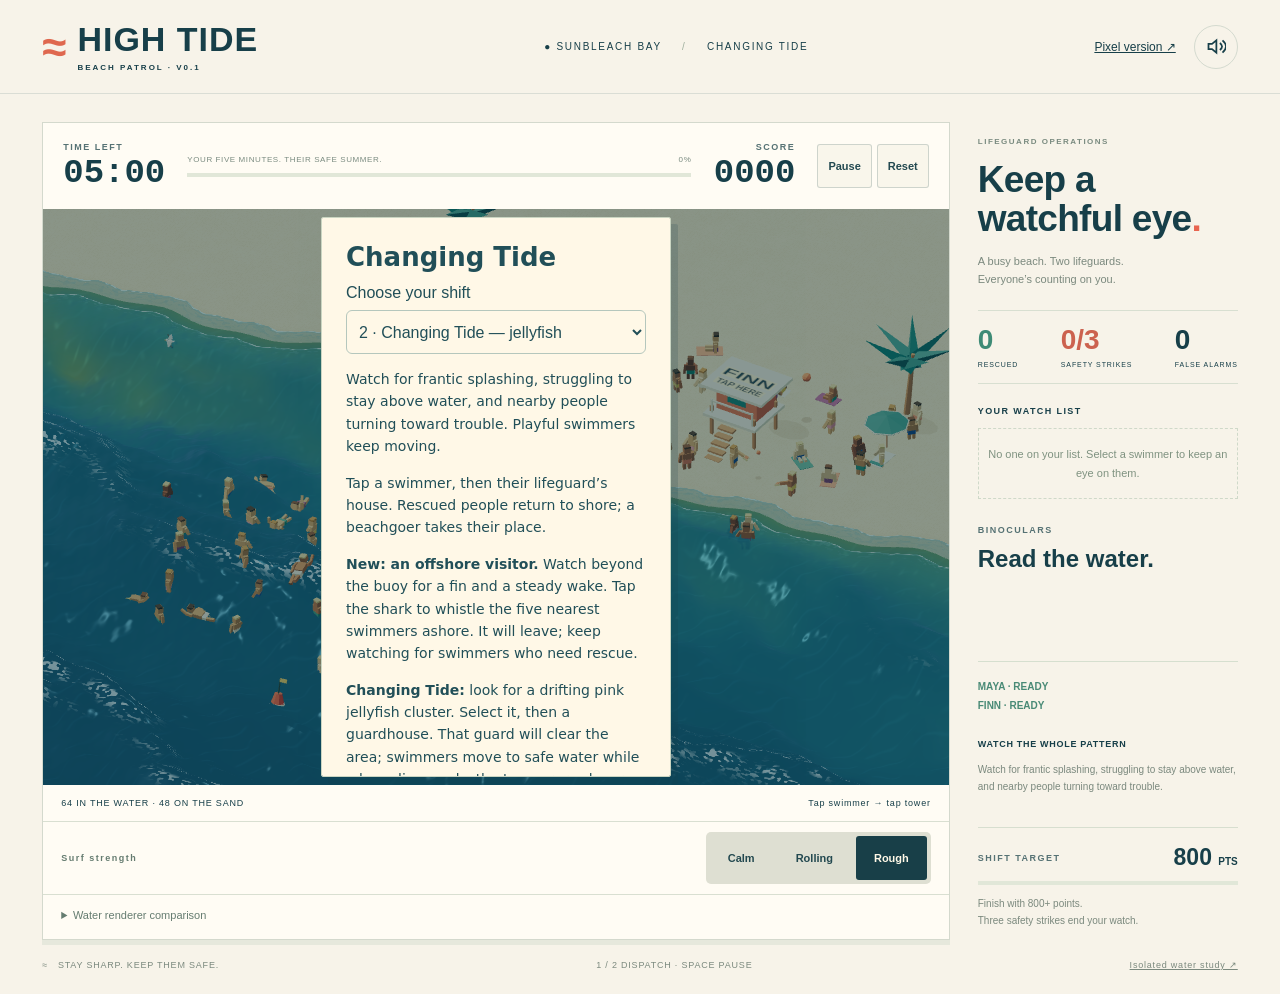
<file: index.html>
<!doctype html>
<html lang="en"><head><meta charset="utf-8"><meta name="viewport" content="width=device-width,initial-scale=1">
<title>HIGH TIDE · Beach Patrol</title><meta name="description" content="Watch the beach, spot swimmers in trouble, and dispatch your lifeguards in HIGH TIDE.">
<script>
const params=new URLSearchParams(location.search);
const pixel=params.has('pixel');params.delete('pixel');
if(!pixel&&!params.has('surf'))params.set('surf','rough');
const target=new URL(pixel?'./pixel.html':'./water-study.html',location.href);
target.search=params.toString();target.hash=location.hash;location.replace(target.href);
</script></head><body><a href="./water-study.html?surf=rough">Play HIGH TIDE</a></body></html>
</file>
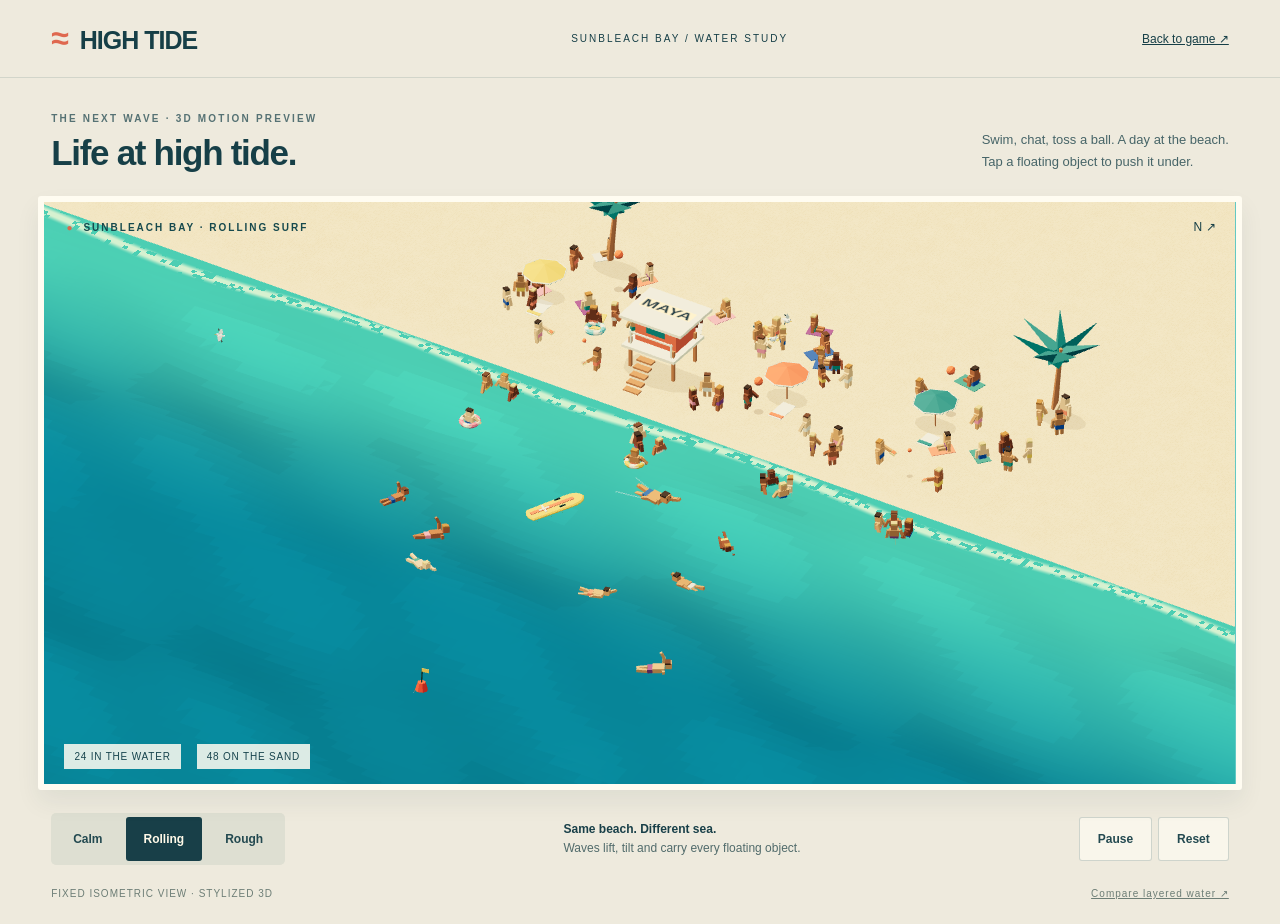
<file: ocean.html>
<!doctype html>
<html lang="en"><head><meta charset="UTF-8"><meta name="viewport" content="width=device-width,initial-scale=1,viewport-fit=cover"><meta name="theme-color" content="#123f49"><title>HIGH TIDE · Water study</title><link rel="icon" href="data:,">  <script type="module" crossorigin src="./assets/audio-D-OkMCyr.js"></script>
  <script type="module" crossorigin src="./assets/ocean-preview-CT4SCExd.js"></script>
  <link rel="stylesheet" crossorigin href="./assets/ocean-preview-CBJjA74X.css">
</head><body><main id="ocean-app"></main></body></html>
</file>
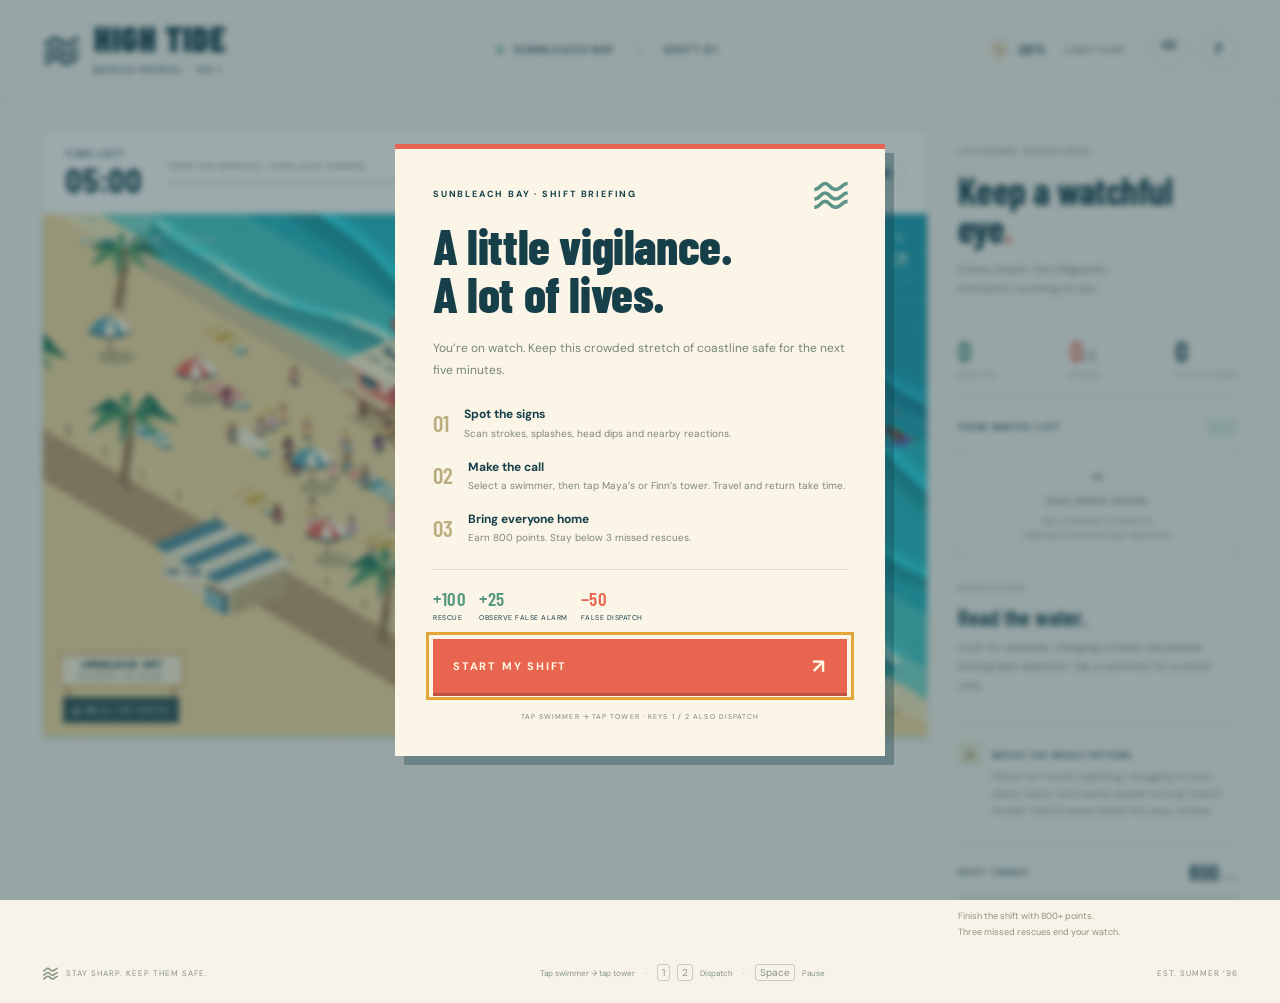
<file: pixel.html>
<!doctype html>
<html lang="en">
  <head>
    <meta charset="UTF-8" />
    <meta name="viewport" content="width=device-width, initial-scale=1.0, viewport-fit=cover" />
    <meta name="theme-color" content="#123c49" />
    <meta name="description" content="HIGH TIDE — a five-minute pixel-art lifeguard dispatch game." />
    <title>HIGH TIDE • Sunbleach Bay</title>
    <link rel="icon" href="data:image/svg+xml,%3Csvg xmlns='http://www.w3.org/2000/svg' viewBox='0 0 32 32'%3E%3Crect width='32' height='32' rx='5' fill='%23173f49'/%3E%3Cpath d='M5 12q5-8 11 0t11 0M5 21q5-8 11 0t11 0' fill='none' stroke='%23f7f3e9' stroke-width='3'/%3E%3C/svg%3E" />
    <script type="module" crossorigin src="./assets/main-4k4mkzpR.js"></script>
    <link rel="modulepreload" crossorigin href="./assets/audio-D-OkMCyr.js">
    <link rel="stylesheet" crossorigin href="./assets/main-CdymdX1Z.css">
  </head>
  <body>
    <main id="app"></main>
  </body>
</html>
</file>
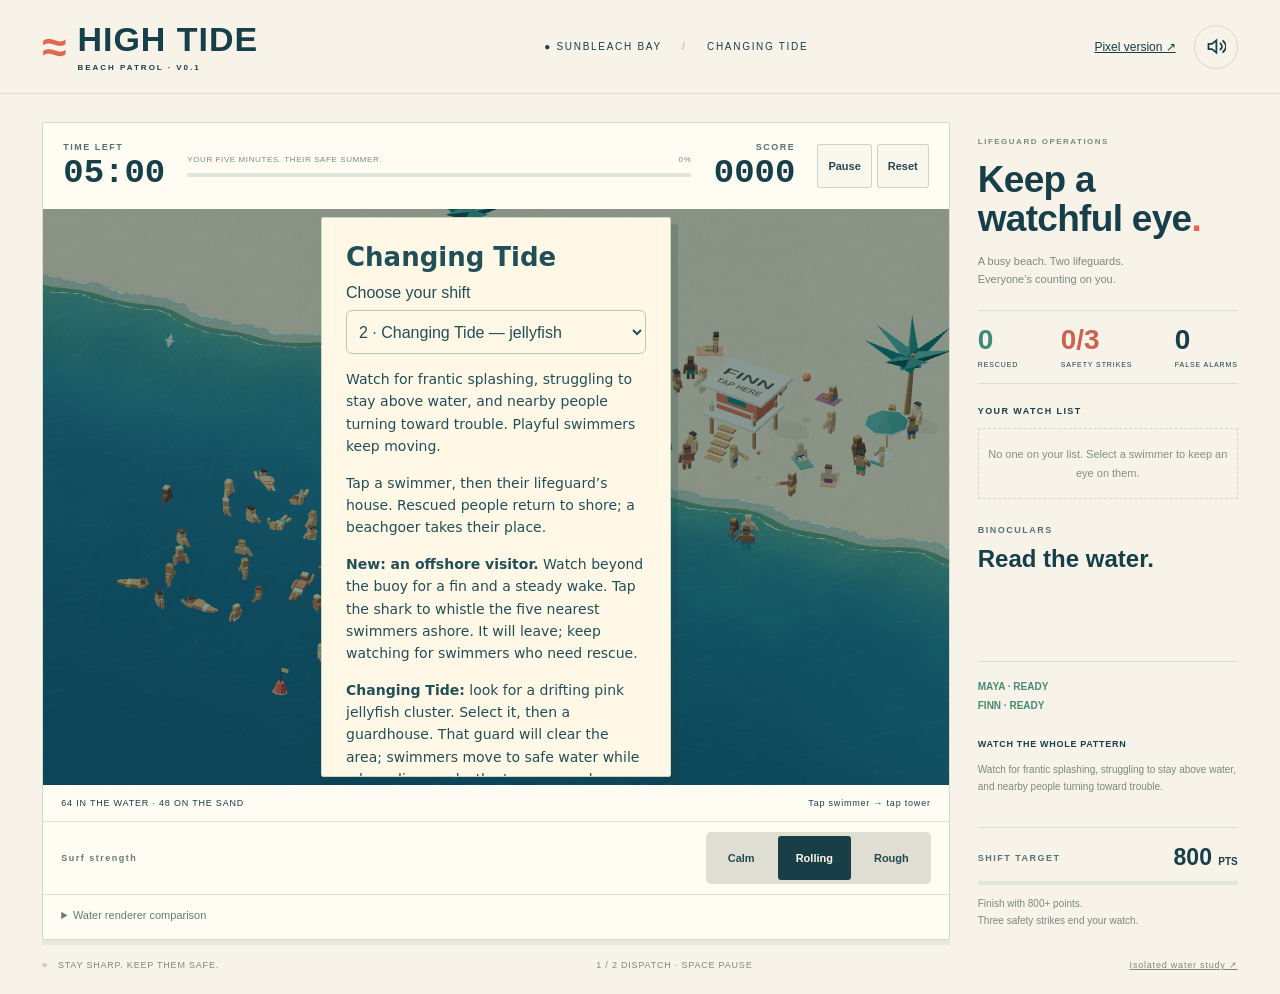
<file: water-study.html>
<!doctype html>
<html lang="en"><head><meta charset="UTF-8"><meta name="viewport" content="width=device-width,initial-scale=1,viewport-fit=cover"><meta name="theme-color" content="#123f49"><title>HIGH TIDE · Layered water comparison</title><link rel="icon" href="data:,">  <script type="module" crossorigin src="./assets/audio-D-OkMCyr.js"></script>
  <script type="module" crossorigin src="./assets/ocean-preview-CT4SCExd.js"></script>
  <link rel="stylesheet" crossorigin href="./assets/ocean-preview-CBJjA74X.css">
</head><body><main id="ocean-app"></main></body></html>
</file>
<file: assets/ocean-preview-CBJjA74X.css>
*{box-sizing:border-box}body{color:#163f47;background:#eeeadd;margin:0;font-family:Arial,sans-serif}button,a{-webkit-tap-highlight-color:transparent}header{border-bottom:1px solid #163f4720;justify-content:space-between;align-items:center;height:78px;padding:0 4vw;display:flex}.brand{letter-spacing:-1px;color:inherit;font-size:25px;font-weight:900;text-decoration:none}.brand b{color:#df684f;margin-right:12px;font-size:32px}header small{letter-spacing:2px;margin-left:20px;font-size:10px}header>a:last-child{color:inherit;font-size:12px}main{max-width:1600px;margin:auto}.intro{justify-content:space-between;align-items:end;padding:30px 4vw 23px;display:flex}.eyebrow{letter-spacing:2.2px;color:#567274;font-size:10px;font-weight:700}h1{letter-spacing:-1.3px;margin:7px 0 0;font-size:35px}.intro p{color:#476568;max-width:330px;margin:0;font-size:13px;line-height:1.7}.stage{background:#63c9c3;border:6px solid #fffcf1;border-radius:3px;height:min(66vh,680px);min-height:380px;margin:0 3vw;position:relative;overflow:hidden;box-shadow:0 12px 24px #163f4712}.stage canvas{touch-action:manipulation;width:100%;height:100%;display:block}.stamp{letter-spacing:2px;pointer-events:none;color:#16494d;font-size:10px;font-weight:700;position:absolute;top:20px;left:22px}.stamp:before{content:"●";color:#d76b4e;margin-right:9px}.bearing{pointer-events:none;font-size:12px;position:absolute;top:18px;right:20px}.legend{letter-spacing:.8px;pointer-events:none;color:#17444d;gap:16px;font-size:10px;display:flex;position:absolute;bottom:15px;left:20px}.legend span{background:#fffcf1dc;padding:7px 10px}.controls{justify-content:space-between;align-items:center;gap:20px;padding:23px 4vw;display:flex}.presets{background:#dedfd2;border-radius:5px;gap:5px;padding:4px;display:flex}button{cursor:pointer;color:#234950;background:0 0;border:0;border-radius:3px;min-height:44px;padding:10px 18px;font:700 12px Arial}button[aria-pressed=true]{color:#fff9e8;background:#183f48}.actions{gap:6px;display:flex}.actions button{background:#f9f6eb;border:1px solid #163f4730}button:focus-visible,a:focus-visible{outline-offset:3px;outline:3px solid #df684f}.hint{color:#516b6b;font-size:12px;line-height:1.6}.hint strong{color:#183f48;display:block}.foot{letter-spacing:1px;color:#6d7e76;justify-content:space-between;padding:0 4vw 25px;font-size:10px;display:flex}.error{background:#fff5dd;padding:25px;line-height:1.5;position:absolute;inset:25%}.toast{color:#fff;opacity:0;pointer-events:none;background:#163f47;border-radius:4px;padding:10px 16px;font-size:12px;transition:opacity .2s;position:absolute;bottom:55px;left:50%;transform:translate(-50%)}.toast.visible{opacity:1}@media (width<=700px){header{height:65px}.brand{font-size:20px}header small{display:none}.intro{padding:20px 5vw;display:block}h1{font-size:29px}.intro p{max-width:100%;margin-top:10px;font-size:12px}.stage{border-width:4px;height:52vh;min-height:350px;margin:0 3vw}.controls{flex-wrap:wrap;gap:14px;padding:16px 4vw}.presets{flex:1}.presets button{flex:1;padding:10px}.hint{order:3;width:100%;font-size:11px}.actions button{padding:10px 12px}.legend{gap:5px;font-size:8px;left:10px}.legend span{padding:6px}.stamp{font-size:8px;left:12px}.foot{letter-spacing:.5px;gap:15px;font-size:8px}}@media (height<=550px){.intro{padding:10px 4vw}.intro p{display:none}.stage{height:65vh;min-height:290px}header{height:50px}.controls{padding:10px 4vw}}.actions button[aria-pressed=true]{color:#fff9e8;background:#183f48}.water-switch{align-items:center;gap:18px;padding:18px 4vw 0;display:flex}.water-switch>span{letter-spacing:1.2px;font-size:10px;font-weight:700}.water-switch small{color:#516b6b;font-size:11px}.foot a{color:inherit}.water-switch+.controls{padding-top:15px}@media (width<=700px){.water-switch{flex-wrap:wrap;gap:10px}.water-switch>span{font-size:9px}.water-switch small{width:100%}.water-switch .presets{flex:0}.legend{flex-wrap:wrap;bottom:10px;right:10px}.legend span{font-size:8px}}body.patrol-ui{color:#173f49;background:#f7f3e9}.patrol-ui main{max-width:1800px}.patrol-ui header{gap:20px;height:94px;padding:0 3.3%}.patrol-ui .brand{letter-spacing:1px;align-items:center;gap:10px;font:900 34px/1 Arial Narrow,Arial,sans-serif;display:flex}.patrol-ui .brand b{margin:0;font-size:44px}.patrol-ui .brand small{letter-spacing:2px;margin:7px 0 0;font:700 8px Arial;display:block}.patrol-location{letter-spacing:1.7px;font-size:10px}.patrol-location span{color:#9fae9e;margin:0 16px}.patrol-shell{grid-template-columns:minmax(0,1fr) 260px;gap:28px;padding:28px 3.3% 20px;display:grid}.patrol-play{background:#fffcf4;border:1px solid #d4d9cd;align-self:start;min-width:0;box-shadow:0 5px #e6e8dc}.patrol-bar{align-items:center;gap:22px;height:86px;padding:14px 20px;display:flex}.patrol-clock,.patrol-score{flex-direction:column;gap:4px;display:flex}.patrol-ui .eyebrow{letter-spacing:1.5px;font-size:9px}.patrol-clock strong,.patrol-score strong{font-variant-numeric:tabular-nums;min-width:82px;font:700 34px/1 Arial Narrow,monospace}.patrol-score{text-align:right}.patrol-track{flex:1;min-width:30px}.patrol-track>div{letter-spacing:.6px;color:#7a8b80;justify-content:space-between;gap:8px;margin-bottom:9px;font-size:8px;display:flex}.patrol-ui progress{appearance:none;background:#e1e7d8;border:0;width:100%;height:4px;display:block}.patrol-ui progress::-webkit-progress-bar{background:#e1e7d8}.patrol-ui progress::-webkit-progress-value{background:#76a794}.patrol-ui progress::-moz-progress-bar{background:#76a794}.patrol-ui .stage{box-shadow:none;border:0;border-radius:0;height:clamp(390px,64vh,660px);min-height:0;margin:0}.patrol-ui .actions{gap:5px}.patrol-ui .actions button{min-height:44px;padding:8px 10px;font-size:11px}.patrol-caption{letter-spacing:.8px;justify-content:space-between;gap:12px;padding:13px 18px;font-size:9px;display:flex}.patrol-settings{color:#657c70;border-top:1px solid #d9dfd1;font-size:11px}.patrol-settings summary{cursor:pointer;min-height:44px;padding:14px 18px}.patrol-settings-content{flex-wrap:wrap;gap:16px;padding:0 18px 16px;display:flex}.patrol-ui .water-switch{flex-wrap:wrap;gap:10px;padding:0}.patrol-ui .water-switch small{width:100%;font-size:10px}.patrol-ui .water-switch>span{display:none}.patrol-ui .presets button{font-size:11px}.patrol-operations{flex-direction:column;min-width:0;padding-top:8px;display:flex}.patrol-title>.eyebrow{color:#7a8b80;font-size:8px}.patrol-title h1{letter-spacing:-.7px;max-width:240px;margin:13px 0;font:700 37px/1.05 Arial Narrow,Arial,sans-serif}.patrol-title h1 span{color:#e86550}.patrol-title p{color:#7b897e;margin:0 0 21px;font-size:11px;line-height:1.7}.patrol-summary{border-block:1px solid #d8dfd1;justify-content:space-between;margin-bottom:22px;padding:15px 0;display:flex}.patrol-summary>div{flex-direction:column;gap:7px;display:flex}.patrol-summary strong{font:700 28px/1 Arial Narrow,Arial,sans-serif}.patrol-summary div:first-child strong{color:#3e8b76}.patrol-summary div:nth-child(2) strong{color:#cc624f}.patrol-summary span{letter-spacing:.9px;font-size:7px}.patrol-watch h2{letter-spacing:1.4px;margin:0 0 12px;font-size:9px}.patrol-watch-empty{text-align:center;color:#7f9280;border:1px dashed #cfd9c9;padding:16px 9px;font-size:11px;line-height:1.7}.patrol-watch-entry{text-align:left;background:#eef0e3;border:1px solid #c7d5c2;width:100%;min-height:44px;margin-bottom:7px;font-size:11px;display:block}.patrol-observation{border-bottom:1px solid #d6dfcf;margin-bottom:15px;padding:20px 0}.patrol-observation h2{margin:8px 0 12px;font:600 24px Arial Narrow,Arial,sans-serif}.patrol-ui .shift-message{color:#647c6d;text-align:left;pointer-events:auto;background:0 0;border:0;border-radius:0;width:auto;max-width:none;min-height:56px;padding:0;font:11px/1.7 Arial;position:static;transform:none}.patrol-ui #patrol-lens{object-fit:contain;border:2px solid #173f49;width:100%;height:auto;max-height:150px;margin-bottom:12px;display:block}.patrol-ui [hidden]{display:none!important}#patrol-watch-toggle{letter-spacing:.5px;text-transform:uppercase;background:#e6eee1;border:1px solid #a9bfad;width:100%;min-height:44px;margin-top:12px;font-size:9px}.patrol-guard-status{color:#498a76;white-space:pre-line;margin-bottom:18px;font-size:10px;font-weight:700;line-height:1.9}.patrol-note strong{letter-spacing:.7px;font-size:9px}.patrol-note p,.patrol-goal p{color:#7b897e;font-size:10px;line-height:1.7}.patrol-goal{border-top:1px solid #d7decf;grid-template-columns:1fr auto;align-items:center;gap:10px;margin-top:22px;padding-top:16px;display:grid}.patrol-goal strong{font-size:23px}.patrol-goal small{font-size:10px}.patrol-goal progress,.patrol-goal p{grid-column:1/-1}.patrol-goal p{margin:0}.patrol-footer{letter-spacing:.8px;color:#7b897e;justify-content:space-between;gap:20px;padding:0 3.3% 24px;font-size:9px;display:flex}.patrol-footer a{color:inherit}.patrol-ui .shift-card{background:#13374277}.patrol-ui .shift-card>div{border:1px solid #cad5c2;border-radius:2px;box-shadow:7px 7px #173f492b}.patrol-ui .shift-card button{border-radius:0}@media (width<=1100px){.patrol-shell{grid-template-columns:minmax(0,1fr) 225px;gap:20px;padding:22px 2.5%}.patrol-bar{gap:12px;padding-inline:14px}.patrol-track>div>span:first-child{display:none}.patrol-track>div{justify-content:end}.patrol-title h1{font-size:32px}.patrol-clock strong,.patrol-score strong{min-width:70px;font-size:29px}}@media (width<=800px){.patrol-ui header{height:74px;padding-inline:max(16px,env(safe-area-inset-left))}.patrol-location{display:none}.patrol-ui .brand{font-size:27px}.patrol-shell{flex-direction:column;gap:22px;padding:16px;display:flex}.patrol-play{width:100%}.patrol-ui .stage{height:54vh;min-height:360px;max-height:600px}.patrol-operations{grid-template-columns:1fr 1fr;gap:18px;padding:0;display:grid}.patrol-title{display:none}.patrol-summary{grid-column:1/-1;margin:0;padding:12px 16px}.patrol-watch{grid-column:1}.patrol-observation{border:0;grid-area:2/2/span 2;margin:0;padding:0}.patrol-guard-status{grid-column:1;margin:0}.patrol-note{display:none}.patrol-goal{grid-column:1/-1;margin:0}.patrol-footer{padding:0 16px max(20px,env(safe-area-inset-bottom))}.patrol-footer>span:nth-child(2){display:none}.patrol-ui .shift-message{min-height:68px}}@media (width<=480px){.patrol-shell{padding:10px}.patrol-bar{gap:10px;height:78px;padding:10px}.patrol-track{display:none}.patrol-score{margin-left:auto}.patrol-clock strong,.patrol-score strong{min-width:65px;font-size:28px}.patrol-ui .actions{gap:4px}.patrol-ui .actions button{padding:8px;font-size:10px}.patrol-caption{letter-spacing:0;padding:11px 10px;font-size:8px}.patrol-operations{gap:13px}.patrol-observation h2{font-size:21px}.patrol-ui .brand small{font-size:7px}.patrol-ui header>a:last-child{font-size:10px}.patrol-footer{font-size:8px}.patrol-ui .stage{height:48vh;min-height:360px}}@media (height<=550px) and (width>=600px){.patrol-ui header{height:58px}.patrol-shell{padding-top:12px}.patrol-ui .stage{height:65vh;min-height:290px}.patrol-bar{height:70px}}.patrol-header-actions{align-items:center;gap:18px;display:flex}.patrol-header-actions a{color:inherit;font-size:12px}.patrol-ui #patrol-sound{color:#173f49;background:0 0;border:1px solid #d4dacf;border-radius:50%;place-items:center;width:44px;min-width:44px;height:44px;padding:10px;display:grid}.patrol-ui #patrol-sound svg{width:21px;height:21px}.patrol-ui #patrol-sound .sound-slash{display:none}.patrol-ui #patrol-sound[aria-pressed=false] .sound-slash{display:block}@media (width<=480px){.patrol-header-actions{gap:8px}.patrol-header-actions a{font-size:9px}.patrol-ui .brand{font-size:24px}}.patrol-surf{border-top:1px solid #d9dfd1;flex-wrap:wrap;justify-content:space-between;align-items:center;gap:10px;padding:10px 18px;display:flex}.patrol-surf .eyebrow{color:#657c70}.patrol-surf .presets{min-width:220px}.patrol-surf .presets button{flex:1;min-height:44px}
</file>
<file: assets/main-CdymdX1Z.css>
@import "https://fonts.googleapis.com/css2?family=Barlow+Condensed:wght@500;600;700;800;900&family=DM+Sans:wght@400;500;600;700&display=swap";:root{color:#173f49;font-synthesis:none;--navy:#173f49;--cream:#f7f3e9;--red:#e86550;--green:#348575;--muted:#7a8b85;background:#f7f3e9;font-family:DM Sans,Arial,sans-serif}*{box-sizing:border-box}body{margin:0}button,a{-webkit-tap-highlight-color:transparent}button{font:inherit;cursor:pointer;color:inherit}button:disabled{cursor:default}button:focus-visible,a:focus-visible,canvas:focus-visible{outline-offset:4px;outline:3px solid #e6a537}button{transition:background .15s,transform .15s}button:active:not(:disabled){transform:translateY(2px)}[hidden]{display:none!important}.topbar{border-bottom:1px solid #d9dfd5;justify-content:space-between;align-items:center;gap:24px;height:100px;padding:0 3.3%;display:flex}.brand{color:var(--navy);letter-spacing:1px;align-items:center;gap:13px;font:900 35px/.9 Barlow Condensed,Arial Narrow,sans-serif;text-decoration:none;display:flex}.brand svg{width:39px;height:35px}.brand small{letter-spacing:2.1px;margin-top:9px;font:600 9px DM Sans,sans-serif;display:block}.location{letter-spacing:1.7px;font-size:10px;font-weight:700}.live-dot{background:#49987c;border-radius:50%;width:6px;height:6px;margin-right:7px;display:inline-block}.divider{color:#b5bdb2;margin:0 18px}.top-actions{align-items:center;gap:13px;display:flex}.weather{align-items:center;gap:8px;font-size:12px;font-weight:700;display:flex}.weather svg{color:#cb953e;width:21px;height:21px}.weather span{color:#77867b;letter-spacing:1px;margin:0 10px;font-size:9px}.icon-button{background:0 0;border:1px solid #d4dacf;border-radius:50%;flex-shrink:0;place-items:center;width:38px;height:38px;display:grid;position:relative}.icon-button:hover{background:#e9eadb}.icon-button svg{width:16px;height:16px}.help-button{font-size:16px;font-weight:700}#sound[aria-pressed=false] i{background:var(--navy);width:21px;height:2px;position:absolute;transform:rotate(-45deg)}.game-shell{grid-template-columns:minmax(0,1fr) 280px;gap:30px;max-width:1800px;margin:auto;padding:30px 3.3% 20px;display:grid}.play-column{background:#fffcf4;border:1px solid #d4d9cd;min-width:0;box-shadow:0 5px #e6e8dc}.shift-bar{align-items:center;gap:26px;height:83px;padding:15px 22px;display:flex}.eyebrow{letter-spacing:1.8px;font-size:9px;font-weight:700}.shift-clock,.score-box{flex-direction:column;gap:3px;display:flex}.shift-clock strong,.score-box strong{font-variant-numeric:tabular-nums;min-width:70px;font-family:Barlow Condensed,monospace;font-size:34px;font-weight:700;line-height:1}.score-box{text-align:right}.shift-track{flex:1}.shift-track>div:first-child{letter-spacing:1px;color:#788b80;justify-content:space-between;gap:10px;margin-bottom:9px;font-size:8px;font-weight:600;display:flex}.track{background:#e1e7d8;height:4px;overflow:hidden}.track i{background:#76a794;height:100%;transition:width .3s;display:block}.beach-wrap{aspect-ratio:1100/650;background:#26b2b7;position:relative;overflow:hidden}.beach-wrap canvas{width:100%;height:100%;image-rendering:pixelated;touch-action:none;display:block}.scene-label{color:#effde9;letter-spacing:1.5px;text-shadow:0 1px #247b79;font-size:9px;font-weight:700;position:absolute;top:20px;left:20px}.scene-label .live-dot{background:#f6ebae}.scene-label>span:last-child{opacity:.65;margin-left:14px;font-size:8px}.scene-compass{color:#e3f7d9;flex-direction:column;align-items:center;font-size:10px;display:flex;position:absolute;top:18px;right:20px}.scene-compass span{font-size:24px}.scene-bottom{letter-spacing:1.3px;color:#f9f2d3;text-shadow:1px 1px #326d6b;justify-content:space-between;font-size:8px;display:flex;position:absolute;bottom:13px;left:20px;right:20px}.scene-bottom span:first-child{background:#173f49db;padding:8px 10px}.scene-bottom span:last-child{align-self:end;padding:8px}.dispatch-deck{padding:18px 20px 20px}.deck-heading{justify-content:space-between;gap:10px;margin-bottom:13px;display:flex}.deck-heading>span:last-child{letter-spacing:1px;color:#899186;font-size:8px}.guard-grid{grid-template-columns:1fr 1fr;gap:15px;display:grid}.guard-card{text-align:left;background:#f4f3e9;border:1px solid #d7ddcf;border-left:3px solid #81ad94;align-items:center;gap:14px;min-height:85px;padding:12px;display:flex}.guard-card:hover:not(:disabled),.guard-card.can-dispatch{background:#e5eee0;border-color:#88ac93}.guard-info{flex:1;min-width:0}.guard-name{letter-spacing:1px;align-items:center;gap:7px;font:700 22px/1 Barlow Condensed,sans-serif;display:flex}kbd{vertical-align:middle;border:1px solid #c5cec1;border-radius:3px;padding:1px 4px;font:10px DM Sans,sans-serif}.guard-status{letter-spacing:.8px;color:#498a76;margin:9px 0 7px;font-size:8px;font-weight:700;display:block}.guard-track{background:#d8dfce;height:3px;display:block}.guard-track i{background:#86ad8c;height:100%;display:block}.guard-action{letter-spacing:.5px;white-space:nowrap;font-size:9px;font-weight:700}.guard-card.busy .guard-status{color:#b77734}.guard-card.busy .guard-track i{background:#d6ae6a}.portrait{width:44px;height:57px;image-rendering:pixelated;background:#e5d5a9;flex-shrink:0;position:relative;overflow:hidden}.portrait i{display:block;position:absolute}.portrait .hair{background:#6b4431;width:25px;height:27px;top:7px;left:9px}.portrait .face{background:#d8a174;width:20px;height:21px;top:14px;left:12px}.portrait .glasses{background:var(--navy);border-right:5px solid #274655;width:23px;height:5px;top:19px;left:12px}.portrait .body{background:#e5654e;width:34px;height:25px;top:36px;left:7px}.portrait .cross{color:#fff0d4;font:700 22px monospace;top:34px;left:18px}.portrait-0 .hair:after{content:"";background:#ed7156;width:31px;height:9px;position:absolute;top:-4px;left:0}.portrait-1 .hair{background:#ddbd6a;width:30px;left:6px}.portrait-1 .face{background:#edbd84}.watch-panel{flex-direction:column;padding-top:8px;display:flex}.watch-title .eyebrow{color:#7d8b7f;font-size:8px}.watch-title h1{letter-spacing:-.5px;max-width:225px;margin:13px 0;font:700 38px/.99 Barlow Condensed,sans-serif}.watch-title h1 span{color:var(--red)}.watch-title p{color:#7b897e;margin:0 0 22px;font-size:11px;line-height:1.7}.watch-summary{border-top:1px solid #d8dfd1;border-bottom:1px solid #d8dfd1;justify-content:space-between;margin-bottom:23px;padding:15px 0;display:flex}.watch-summary>div{flex-direction:column;gap:5px;display:flex}.watch-summary strong{font:600 29px/1 Barlow Condensed,sans-serif}.watch-summary strong span{color:#99a291;font-size:16px}.watch-summary>div>span{letter-spacing:1px;color:#7b887b;font-size:7px}.watch-summary>div:first-child strong{color:#3e8b76}.watch-summary>div:nth-child(2) strong{color:var(--red)}.section-label{justify-content:space-between;align-items:center;margin-bottom:12px;display:flex}.section-label h2{letter-spacing:1.5px;margin:0;font-size:9px}.section-label>span{color:#5e9b81;letter-spacing:.5px;background:#e3ecdd;padding:5px 6px;font-size:7px}#incidents{min-height:100px}.all-clear{text-align:center;color:#7f9280;border:1px dashed #cfd9c9;padding:14px 7px}.all-clear>span{font-size:26px;line-height:24px;display:block}.all-clear strong{font-size:10px}.all-clear p{margin:5px 0 0;font-size:9px}.incident{text-align:left;background:#f5ebd3;border:1px solid #e6d4a6;align-items:center;gap:9px;width:100%;min-height:57px;margin-bottom:8px;padding:11px 8px;display:flex}.incident.danger{background:#f8e8dd;border-color:#e9baaa}.incident.selected{outline-offset:1px;outline:2px solid #527e73}.incident-icon{color:#fff9db;background:#e0b858;place-items:center;width:25px;height:29px;font:700 20px Barlow Condensed,sans-serif;display:grid}.danger .incident-icon{background:var(--red)}.incident strong{font-size:11px;display:block}.incident small{color:#8d8675;margin-top:5px;font-size:8px;display:block}.incident-time{white-space:nowrap;margin-left:auto;font-size:9px;font-weight:700}.selection{border-bottom:1px solid #d6dfcf;margin-bottom:19px;padding:18px 0}.selection .eyebrow{color:#9b9e8c;font-size:8px}.selection h2{margin:7px 0;font:600 23px Barlow Condensed,sans-serif}.selection p{color:#778a7a;margin:0;font-size:11px;line-height:1.7}#selection-meta{color:#538b79;letter-spacing:.6px;margin-top:10px;font-size:8px;line-height:1.5}.field-note{align-items:start;gap:11px;margin-bottom:23px;display:flex}.note-icon{color:#9b9762;background:#e8e5c9;flex-shrink:0;place-items:center;width:23px;height:23px;font:700 19px Barlow Condensed,sans-serif;display:grid}.field-note strong{letter-spacing:1px;font-size:8px}.field-note p{color:#84917d;margin:5px 0 0;font-size:10px;line-height:1.7}.goal{border-top:1px solid #d7decf;grid-template-columns:1fr auto;align-items:center;gap:10px;margin-top:auto;padding-top:16px;display:grid}.goal>span{letter-spacing:1.4px;font-size:8px;font-weight:700}.goal>strong{font:600 22px Barlow Condensed,sans-serif}.goal small{color:#89917f;font:8px DM Sans,sans-serif}.goal .track{grid-column:1/-1}.goal p{color:#8b937f;grid-column:1/-1;margin:0;font-size:9px;line-height:1.7}footer{letter-spacing:1px;color:#879482;justify-content:space-between;gap:20px;padding:4px 3.3% 22px;font-size:8px;display:flex}footer>span{align-items:center;gap:7px;display:flex}footer svg{width:17px;height:14px}footer i{margin:0 3px;font-style:normal}footer>span:nth-child(2){letter-spacing:0}.toast{color:#fff4d7;text-align:center;opacity:0;pointer-events:none;background:#163f49ed;max-width:85%;padding:10px 18px;font-size:11px;line-height:1.5;transition:all .2s;position:absolute;bottom:50px;left:50%;transform:translate(-50%,8px)}.toast.visible{opacity:1;transform:translate(-50%)}.overlay{-webkit-backdrop-filter:blur(3px);backdrop-filter:blur(3px);z-index:20;background:#133b496b;place-items:center;padding:20px;display:grid;position:fixed;inset:0;overflow:auto}.modal{border-top:5px solid var(--red);background:#faf5e7;width:min(100%,490px);max-height:calc(100dvh - 40px);padding:32px 38px;position:relative;overflow:auto;box-shadow:9px 9px #143d4955}.modal-mark{color:#5d9489;width:38px;position:absolute;top:31px;right:35px}.modal h2{color:var(--navy);letter-spacing:-.4px;margin:20px 0;font:800 49px/.98 Barlow Condensed,sans-serif}.modal>p{color:#768576;font-size:12px;line-height:1.8}.briefing-steps{margin:23px 0}.briefing-steps>div{align-items:center;gap:15px;margin-bottom:15px;display:flex}.briefing-steps b{color:#baad7f;font:600 23px Barlow Condensed,sans-serif}.briefing-steps span{color:#7f8877;font-size:10px;line-height:1.7}.briefing-steps strong{color:var(--navy);font-size:12px;display:block}.scoring{letter-spacing:.5px;border-top:1px solid #dddcca;gap:13px;padding:17px 0;font-size:7px;display:flex}.scoring b{color:#569781;margin-bottom:3px;font:600 19px Barlow Condensed,sans-serif;display:block}.scoring span:last-child b{color:var(--red)}.primary{background:var(--red);color:#fff9e4;letter-spacing:1.8px;text-align:left;border:0;justify-content:space-between;align-items:center;width:100%;min-height:49px;padding:14px 20px;font-size:11px;font-weight:700;display:flex;box-shadow:0 3px #be5144}.primary:hover{background:#d75c49}.primary span{font-size:20px}.modal p.modal-foot{letter-spacing:1.1px;text-align:center;margin:18px 0 0;font-size:7px}.secondary{letter-spacing:1px;background:0 0;border:1px solid #cdd8c6;width:100%;margin-top:14px;padding:12px;font-size:10px}.result-symbol{color:#c9a04f;margin-bottom:15px;font-size:35px}.result-stats{border-block:1px solid #d9decd;justify-content:space-between;margin:15px 0;padding:20px 0;display:flex}.result-stats span{color:#819079;letter-spacing:1px;font-size:8px}.result-stats strong{color:var(--navy);margin-bottom:5px;font:700 36px Barlow Condensed,sans-serif;display:block}@media (width>=1600px){.game-shell{grid-template-columns:minmax(0,1fr) 310px}.watch-title h1{font-size:45px}.watch-title p,.selection p{font-size:12px}.watch-summary{padding:22px 0}.watch-panel{padding:16px 0}.incident{padding:15px 10px}.incident strong{font-size:12px}}@media (width<=1150px){.location{display:none}.game-shell{grid-template-columns:minmax(0,1fr) 240px;gap:20px;padding:24px 22px}.topbar{height:85px;padding:0 24px}.guard-action{display:none}.shift-track>div:first-child>span:first-child{max-width:170px;font-size:7px;line-height:1.5}.shift-bar{gap:16px;padding:15px}.dispatch-deck{padding:15px}.guard-grid{gap:10px}.guard-card{gap:10px;padding:10px}.watch-title h1{font-size:34px}.guard-status,.deck-heading>span:last-child{font-size:7px}footer{padding-inline:24px}footer>span:last-child{display:none}}@media (width<=800px){.topbar{height:75px;padding:0 18px}.brand{font-size:28px}.brand svg{width:30px}.brand small{font-size:7px}.weather{font-size:10px}.weather span{display:none}.top-actions{gap:8px}.game-shell{flex-direction:column;gap:20px;padding:16px;display:flex}.watch-panel{grid-template-columns:1fr 1fr;gap:18px;padding:0;display:grid}.watch-title{display:none}.watch-summary{grid-column:1/-1;margin:0;padding:12px 18px}.watch-summary strong{font-size:25px}.watch-summary>div>span{font-size:8px}.selection{border:0;margin:0;padding:0}.incident-section{grid-column:1}.field-note{display:none}.goal{grid-column:1/-1;margin:0}.goal p{display:none}.shift-bar{height:74px}.shift-clock strong,.score-box strong{font-size:30px}.scene-label{font-size:7px;top:13px;left:13px}.scene-compass{top:12px;right:12px}.scene-bottom{font-size:6px;bottom:8px;left:12px;right:12px}.scene-bottom span:last-child{display:none}footer{padding:0 18px 18px}footer>span:nth-child(2){display:none}.guard-card{min-height:83px}.toast{font-size:10px;bottom:37px}.icon-button{width:38px;height:38px}}@media (width<=480px){.topbar{height:68px;padding:0 13px}.brand{gap:8px;font-size:25px}.brand svg{width:26px}.brand small{letter-spacing:1.5px;font-size:6px}.weather{display:none}.game-shell{gap:14px;padding:10px}.shift-bar{gap:13px;height:69px;padding:12px}.shift-track>div:first-child>span:first-child{display:none}.shift-track>div:first-child{justify-content:end}.eyebrow{letter-spacing:1.3px;font-size:8px}.shift-clock strong,.score-box strong{min-width:59px;font-size:29px}.beach-wrap{aspect-ratio:1.2;scrollbar-width:thin;overflow:auto}.beach-wrap canvas{width:660px;max-width:none;height:390px}.scene-label{pointer-events:none;height:0;display:block;position:sticky;top:12px;left:12px;transform:translateY(-380px)}.scene-compass,.scene-bottom{display:none}.toast{z-index:10;width:max-content;max-width:90%;position:fixed;top:130px;bottom:auto;left:50%}.dispatch-deck{padding:12px 9px}.deck-heading{margin-bottom:10px}.deck-heading>span:last-child{letter-spacing:.4px;font-size:6px}.guard-grid{gap:8px}.guard-card{gap:7px;min-height:76px;padding:8px 6px}.guard-name{font-size:20px}.portrait{width:33px;height:49px}.portrait .face{left:8px}.portrait .hair{left:5px}.portrait .glasses{left:8px}.portrait .body{left:3px}.portrait .cross{left:14px}.guard-status{letter-spacing:.25px;font-size:6px}.watch-panel{gap:12px}.selection p{font-size:10px}.selection h2{font-size:21px}.section-label h2{letter-spacing:.7px;font-size:8px}.section-label>span{padding:4px;font-size:6px}.incident{gap:6px;padding:8px 5px}.incident strong{font-size:10px}.incident small{font-size:7px}.incident-icon{flex-shrink:0;width:20px}.incident-time{font-size:7px}.all-clear strong{font-size:9px}.all-clear p{font-size:8px}.goal{padding-top:12px}.modal{padding:25px 23px}.modal h2{font-size:42px}.modal-mark{width:30px;right:23px}.modal .eyebrow{font-size:7px}.modal-intro{font-size:11px}.scoring{gap:12px}.modal>p{font-size:11px}.briefing-steps{margin:18px 0}.briefing-steps>div{margin-bottom:12px}.beach-wrap{aspect-ratio:auto;height:330px;overflow:auto hidden}.beach-wrap canvas{touch-action:pan-x}.scene-label{transform:translateY(-380px)}.beach-wrap:after{content:"SWIPE TO SCAN THE BEACH ↔";color:#fff4d7;letter-spacing:1px;pointer-events:none;background:#173f49bb;width:max-content;padding:5px 7px;font-size:7px;display:block;position:sticky;bottom:10px;left:12px;transform:translateY(-80px)}.icon-button{min-width:40px;min-height:40px}body{padding-bottom:118px}.dispatch-deck{z-index:12;padding:11px 12px max(11px,env(safe-area-inset-bottom));background:#faf6e9;border-top:1px solid #cbd7c3;position:fixed;bottom:0;left:0;right:0;box-shadow:0 -4px 16px #173f4914}.icon-button{width:44px;height:44px}.topbar{padding-left:max(13px,env(safe-area-inset-left));padding-right:max(13px,env(safe-area-inset-right))}}#binocular-view{object-fit:contain;width:100%;height:auto;max-height:170px;image-rendering:pixelated;background:#27b6bc;border:3px solid #173f49;margin:0 0 13px}.watch-toggle{color:#345e52;letter-spacing:.8px;background:#e6eee1;border:1px solid #a9bfad;width:100%;min-height:44px;margin-top:12px;padding:8px;font-size:8px;font-weight:700;display:block}.watch-toggle:hover{background:#d4e5cc}.watch-entry{background:#eef0e3;border-color:#c7d5c2}.watch-dot{background:#7c9f89;border-radius:50%;width:7px;height:7px;margin:0 8px}.watch-entry small{color:#7b8975}.all-clear p{line-height:1.6}.selection p{min-height:40px}@media (width<=480px){#binocular-view{max-height:112px;margin-bottom:9px}.watch-toggle{padding:7px;font-size:7px}.selection p{min-height:52px}.watch-panel{padding-bottom:8px}}@media (prefers-reduced-motion:reduce){*{transition:none!important}.overlay{-webkit-backdrop-filter:none;backdrop-filter:none}}.play-column{align-self:start;width:100%}.tower-controls{pointer-events:none;position:absolute;inset:0}.tower-dispatch{pointer-events:auto;touch-action:pan-x;background:0 0;border:0;width:12.36%;min-width:64px;height:20%;min-height:60px;padding:0;position:absolute}.tower-dispatch:active:not(:disabled){transform:none}.tower-dispatch:focus-visible{outline-offset:2px;outline:2px dashed #fff3cf}.tower-accessible-status{clip-path:inset(50%);white-space:nowrap;border:0;width:1px;height:1px;margin:-1px;padding:0;position:absolute;overflow:hidden}@media (width<=480px){body{padding-bottom:0}.tower-controls{width:660px;height:390px}.tower-dispatch{min-height:72px}}
</file>
